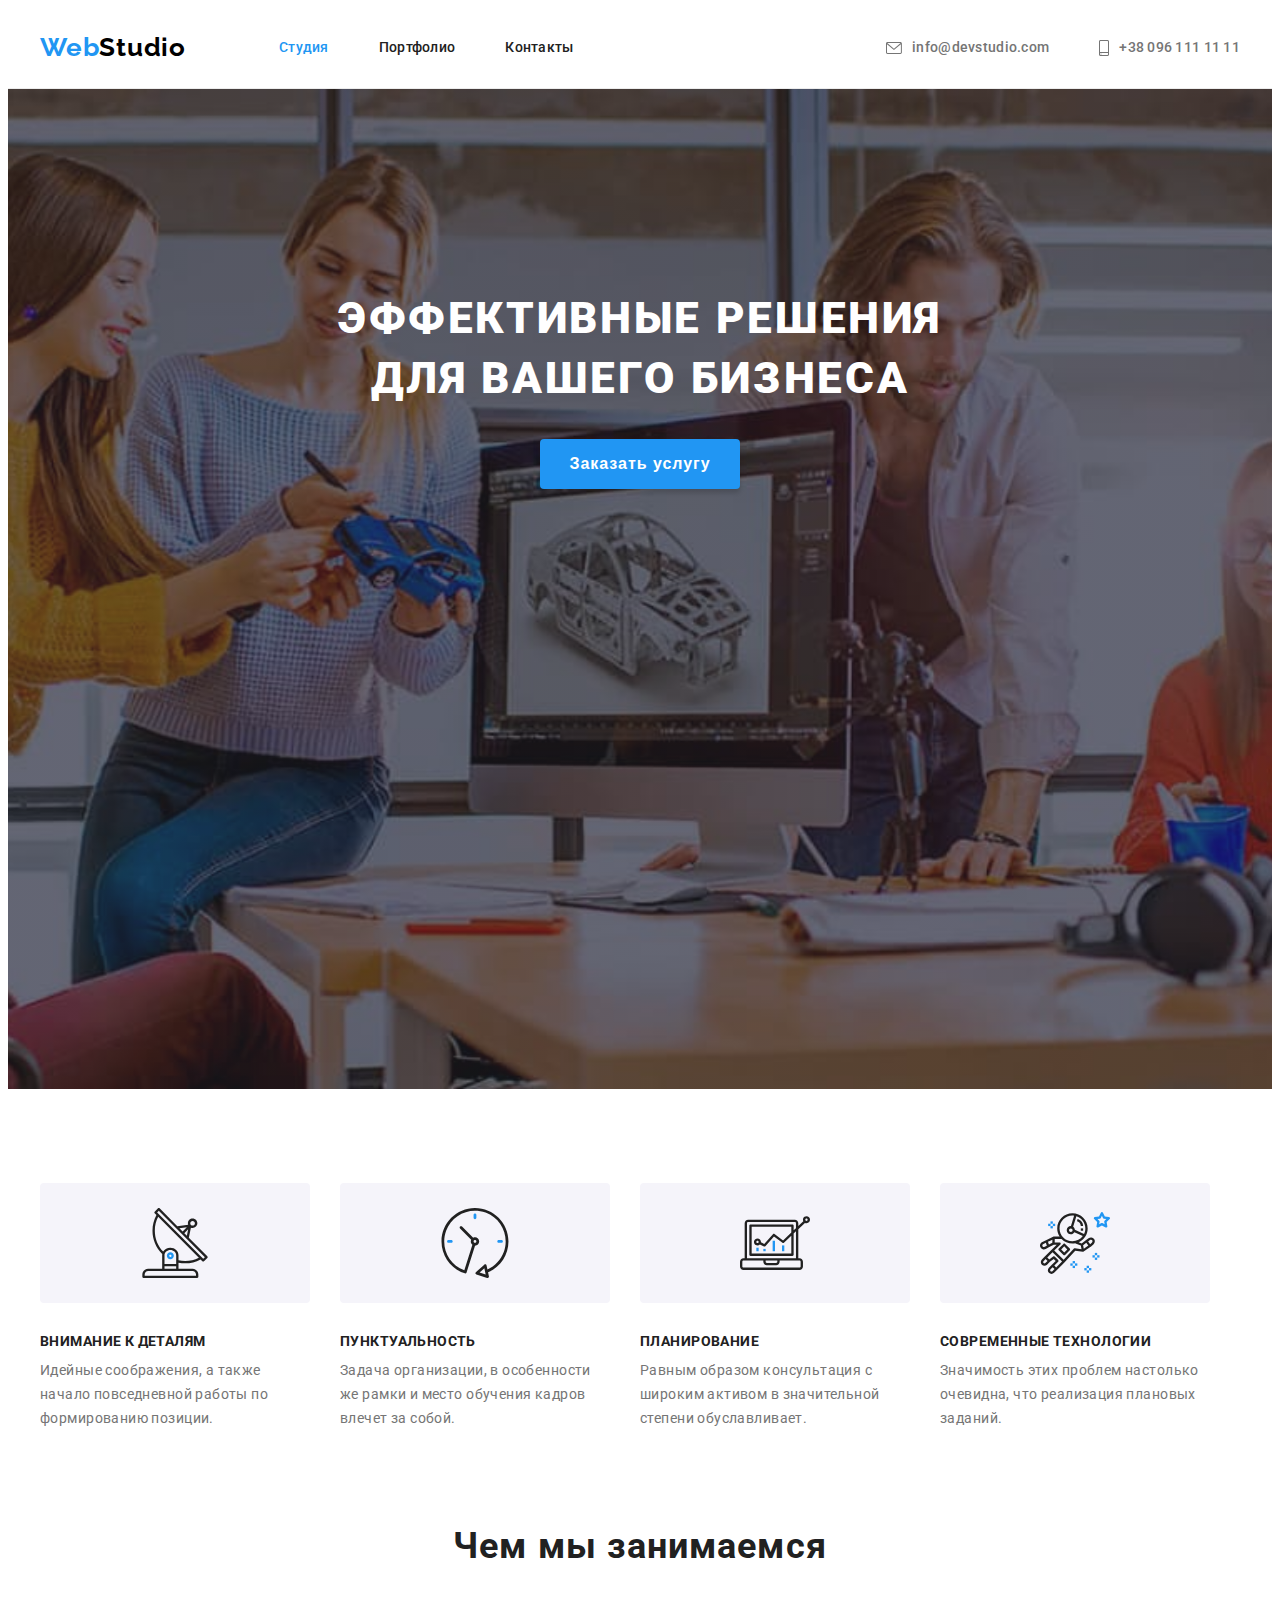
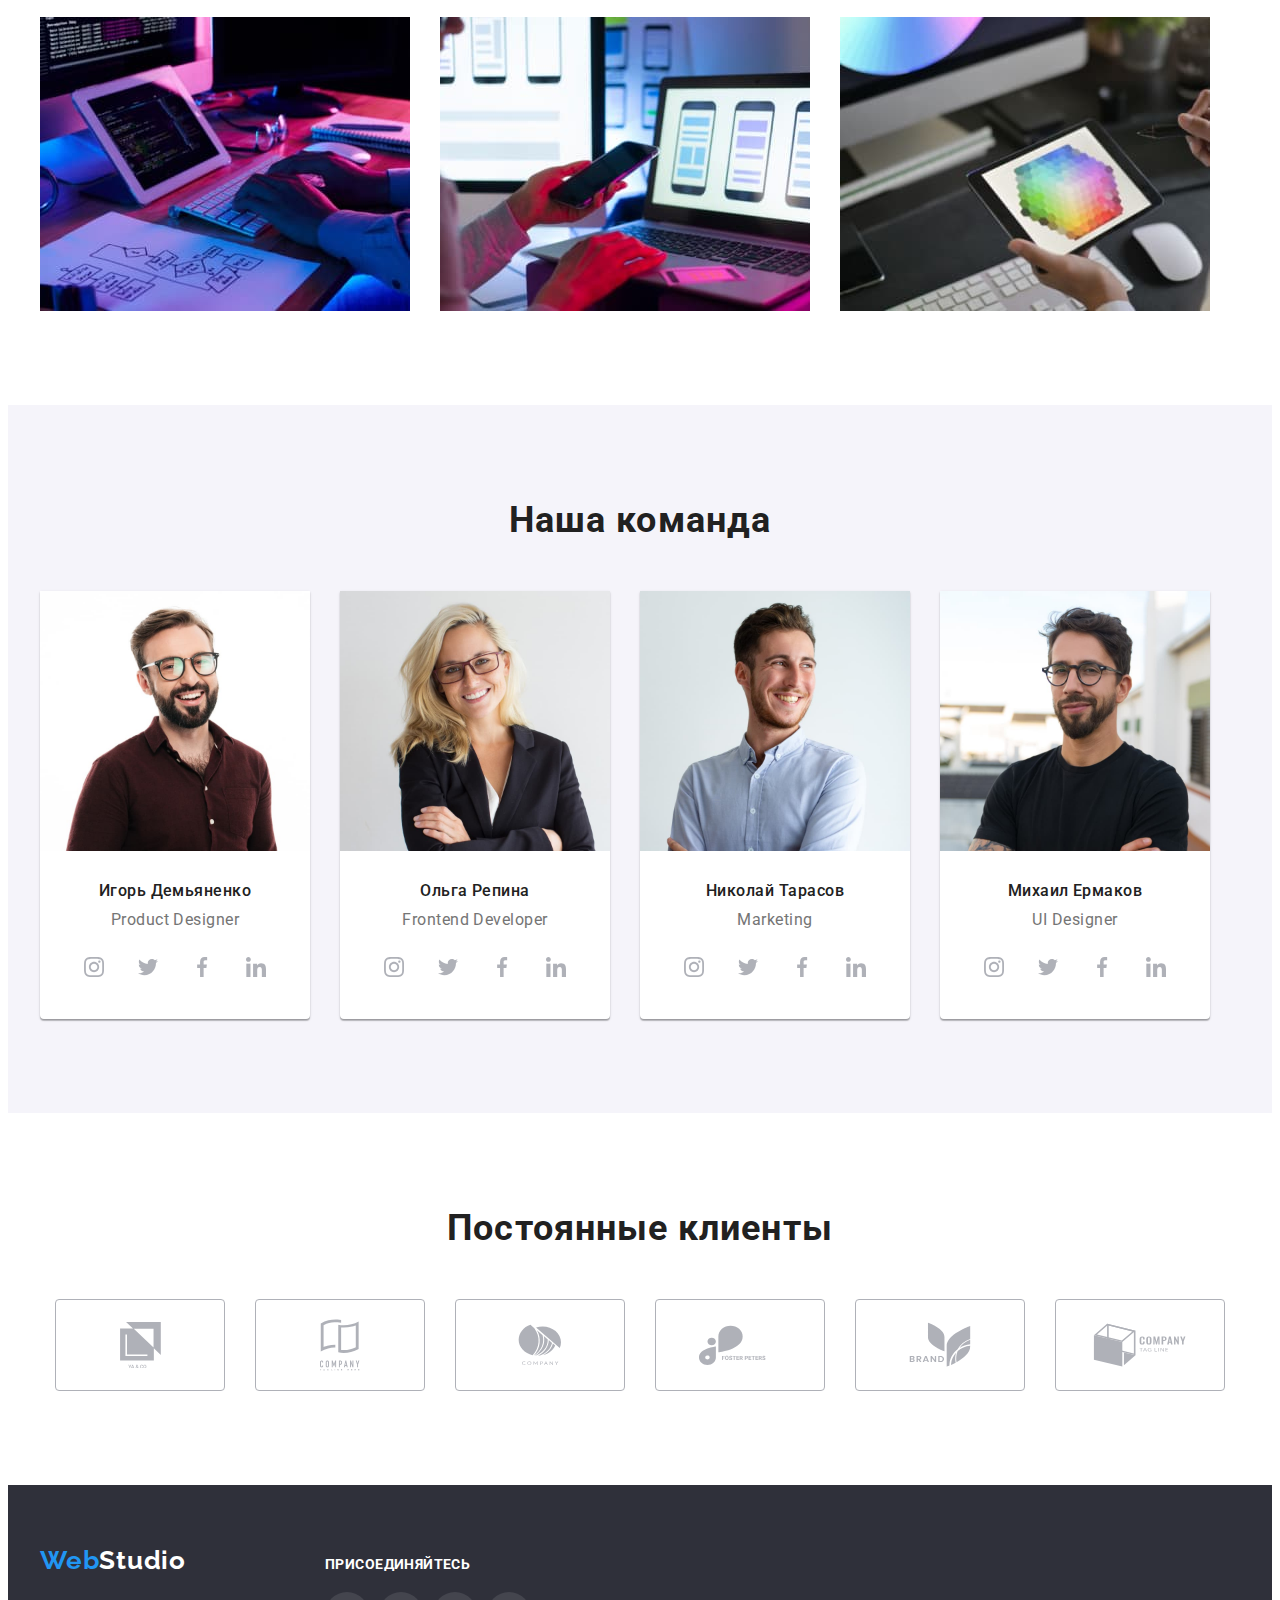
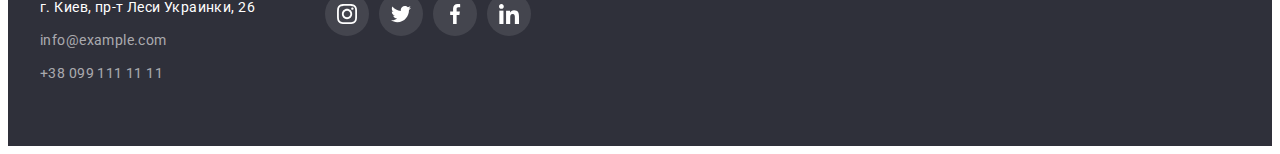
<file: index.html>
<!DOCTYPE html>
<html lang="ru">
<head>
    <meta charset="UTF-8">
    <meta http-equiv="X-UA-Compatible" content="IE=edge">
    <meta name="viewport" content="width=device-width, initial-scale=1.0">
    <link rel="preconnect" href="https://fonts.googleapis.com">
    <link rel="preconnect" href="https://fonts.gstatic.com" crossorigin>
    <link
        href="https://fonts.googleapis.com/css2?family=Raleway:wght@700&family=Roboto:wght@400;500;700;900&family=Shizuru&display=swap"
        rel="stylesheet">
    <link rel="stylesheet" href="https://cdnjs.cloudflare.com/ajax/libs/modern-normalize/1.1.0/modern-normalize.min.css"
        integrity="sha512-wpPYUAdjBVSE4KJnH1VR1HeZfpl1ub8YT/NKx4PuQ5NmX2tKuGu6U/JRp5y+Y8XG2tV+wKQpNHVUX03MfMFn9Q=="
        crossorigin="anonymous" referrerpolicy="no-referrer" />
    <title>Студия</title>
    <link rel="stylesheet" href="./css/styles.css">
</head>
<body>
    <header class="header">
        <div class="container">
            <div class="container-flex">
                    <a href="index.html" class="logo"><span class="logo-styles">Web</span>Studio</a>
                <nav class="header-nav">
                    <ul class="header-list">
                        <li class="header-items"><a  class="header-item current" href="index.html">Студия</a></li>
                        <li class="header-items"><a  class="header-item" href="portfolio.html">Портфолио</a></li>
                        <li class="header-items"><a  class="header-item" href="#contacts">Контакты</a></li>
                    </ul>
                </nav>
                <div class="active-link">
                    <a href="mailto:info@devstudio.com" class="header-mail"><svg class="header-mail-icon" width="16" height="12">
                        <use href="./images/icons.svg#icon-header-envelope"></use>
                    </svg>info@devstudio.com</a>
                    <a href="tel:+380961111111" class="header-tel"><svg class="header-mail-icon" width="10" height="16">
                        <use href="./images/icons.svg#icon-header-smartphone"></use>
                    </svg>+38 096 111 11 11</a>
                </div> 
            </div>
        </div>
    </header>
    <main class="main">
        <section class="main-lead section main-text">
            <h1 class="main-heading">Эффективные решения для вашего бизнеса</h1>
            <button type="button" class="main-btn"><span class="main-btn-text">Заказать услугу</span></button>
        </section>
        <section class="main-list-content">
            <div class="container">
                <ul class="main-list">
                    <li class="main-item">
                        <div class="main-icon-container">
                            <svg class="main-icon-attention" width="70" height="70">
                                <use href="./images/icons.svg#icon-main-antenna"></use>
                            </svg>
                        </div>
                        <h3 class="main-item-heading">Внимание к деталям</h3>
                        <p class="main-item-text">Идейные соображения, а также начало повседневной работы по формированию позиции.</p>
                    </li>
                    <li class="main-item">
                        <div class="main-icon-container">
                            <svg class="main-icon-punctuality" width="70" height="70">
                                <use href="./images/icons.svg#icon-main-clock"></use>
                            </svg>
                        </div>
                        <h3 class="main-item-heading">Пунктуальность</h3>
                        <p class="main-item-text">Задача организации, в особенности же рамки и место обучения кадров влечет за собой.</p>
                    </li>
                    <li class="main-item">
                        <div class="main-icon-container">
                            <svg class="main-icon-planning" width="70" height="70">
                                <use href="./images/icons.svg#icon-main-diagram"></use>
                            </svg>
                        </div>
                        <h3 class="main-item-heading">Планирование</h3>
                        <p class="main-item-text">Равным образом консультация с широким активом в значительной степени обуславливает.</p>
                    </li>
                    <li class="main-item">
                        <div class="main-icon-container">
                            <svg class="main-icon-technology" width="70" height="70">
                                <use href="./images/icons.svg#icon-main-astronaut"></use>
                            </svg>
                        </div>
                        <h3 class="main-item-heading">Современные технологии</h3>
                        <p class="main-item-text">Значимость этих проблем настолько очевидна, что реализация плановых заданий.</p>
                    </li>
                </ul>
            </div>
        </section> 
        <section class="main-skills section">
            <div class="container">
                <h2 class="main-skills-heading main-heading-text">Чем мы занимаемся</h2>
                <ul class="main-img">
                    <li class="main-img-item"><img src="./images/about-us-1.jpg" width="370" alt="our-technologies"></li>
                    <li class="main-img-item"><img src="./images/about-us-2.jpg" width="370" alt="our-technologies"></li>
                    <li class="main-img-item"><img src="./images/about-us-3.jpg" width="370" alt="our-technologies"></li>
                </ul>
            </div>
        </section>
        <section class="main-team section">
            <div class="container">
                <h2 class="main-team-heading main-heading-text">Наша команда</h2>
                <ul class="main-team-list">
                    <li class="main-team-item">
                        <img src="./images/our-team-1.jpg" width="270" alt="foto-our-team">
                        <div class="main-team-info">
                            <p class="main-team-fln">Игорь Демьяненко</p>
                            <p lang="en" class="main-team-profession">Product Designer</p>
                            <ul class="team-social-links">
                                <li class="social-links-item">
                                    <a href="" class="social-links">
                                        <svg class="social-links-icon" width="20" height="20">
                                            <use href="./images/icons.svg#icon-network-instagram"></use>
                                        </svg>
                                    </a>
                                </li>
                                <li class="social-links-item">
                                    <a href="" class="social-links">
                                        <svg class="social-links-icon" width="20" height="20">
                                            <use href="./images/icons.svg#icon-network-twitter"></use>
                                        </svg>
                                    </a>
                                </li>
                                <li class="social-links-item">
                                    <a href="" class="social-links">
                                        <svg class="social-links-icon" width="20" height="20">
                                            <use href="./images/icons.svg#icon-network-facebook"></use>
                                        </svg>
                                    </a>
                                </li>
                                <li class="social-links-item">
                                    <a href="" class="social-links">
                                        <svg class="social-links-icon" width="20" height="20">
                                            <use href="./images/icons.svg#icon-network-linkedin"></use>
                                        </svg>
                                    </a>
                                </li>
                            </ul>
                        </div>
                        
                    </li>
                    <li class="main-team-item">
                        <img src="./images/our-team-2.jpg" width="270" alt="foto-our-team">
                        <div class="main-team-info">
                            <p class="main-team-fln">Ольга Репина</p>
                            <p lang="en" class="main-team-profession">Frontend Developer</p>
                            <ul class="team-social-links">
                                <li class="social-links-item">
                                    <a href="" class="social-links">
                                        <svg class="social-links-icon" width="20" height="20">
                                            <use href="./images/icons.svg#icon-network-instagram"></use>
                                        </svg>
                                    </a>
                                </li>
                                <li class="social-links-item">
                                    <a href="" class="social-links">
                                        <svg class="social-links-icon" width="20" height="20">
                                            <use href="./images/icons.svg#icon-network-twitter"></use>
                                        </svg>
                                    </a>
                                </li>
                                <li class="social-links-item">
                                    <a href="" class="social-links">
                                        <svg class="social-links-icon" width="20" height="20">
                                            <use href="./images/icons.svg#icon-network-facebook"></use>
                                        </svg>
                                    </a>
                                </li>
                                <li class="social-links-item">
                                    <a href="" class="social-links">
                                        <svg class="social-links-icon" width="20" height="20">
                                            <use href="./images/icons.svg#icon-network-linkedin"></use>
                                        </svg>
                                    </a>
                                </li>
                            </ul>
                        </div>
                    </li>
                    <li class="main-team-item">
                        <img src="./images/our-team-3.jpg" width="270" alt="foto-our-team">
                        <div class="main-team-info">
                            <p class="main-team-fln">Николай Тарасов</p>
                            <p lang="en" class="main-team-profession">Marketing</p>
                            <ul class="team-social-links">
                                <li class="social-links-item">
                                    <a href="" class="social-links">
                                        <svg class="social-links-icon" width="20" height="20">
                                            <use href="./images/icons.svg#icon-network-instagram"></use>
                                        </svg>
                                    </a>
                                </li>
                                <li class="social-links-item">
                                    <a href="" class="social-links">
                                        <svg class="social-links-icon" width="20" height="20">
                                            <use href="./images/icons.svg#icon-network-twitter"></use>
                                        </svg>
                                    </a>
                                </li>
                                <li class="social-links-item">
                                    <a href="" class="social-links">
                                        <svg class="social-links-icon" width="20" height="20">
                                            <use href="./images/icons.svg#icon-network-facebook"></use>
                                        </svg>
                                    </a>
                                </li>
                                <li class="social-links-item">
                                    <a href="" class="social-links">
                                        <svg class="social-links-icon" width="20" height="20">
                                            <use href="./images/icons.svg#icon-network-linkedin"></use>
                                        </svg>
                                    </a>
                                </li>
                            </ul>
                        </div>
                    </li>
                    <li class="main-team-item">
                        <img src="./images/our-team-4.jpg" width="270" alt="foto-our-team">
                        <div class="main-team-info">
                            <p class="main-team-fln">Михаил Ермаков</p>
                            <p lang="en" class="main-team-profession">UI Designer</p>
                            <ul class="team-social-links">
                                <li class="social-links-item">
                                    <a href="" class="social-links">
                                        <svg class="social-links-icon" width="20" height="20">
                                            <use href="./images/icons.svg#icon-network-instagram"></use>
                                        </svg>
                                    </a>
                                </li>
                                <li class="social-links-item">
                                    <a href="" class="social-links">
                                        <svg class="social-links-icon" width="20" height="20">
                                            <use href="./images/icons.svg#icon-network-twitter"></use>
                                        </svg>
                                    </a>
                                </li>
                                <li class="social-links-item">
                                    <a href="" class="social-links">
                                        <svg class="social-links-icon" width="20" height="20">
                                            <use href="./images/icons.svg#icon-network-facebook"></use>
                                        </svg>
                                    </a>
                                </li>
                                <li class="social-links-item">
                                    <a href="" class="social-links">
                                        <svg class="social-links-icon" width="20" height="20">
                                            <use href="./images/icons.svg#icon-network-linkedin"></use>
                                        </svg>
                                    </a>
                                </li>
                            </ul>
                        </div>
                    </li>
                </ul>
            </div>
        </section>
        <section class="main-clients">
            <div class="container">
                <h2 class="main-clients-heading main-heading-text">Постоянные клиенты</h2>
                <ul class="main-clients-list">
                    <li class="main-clients-item">
                        <a href="" class="main-clients-link">
                            <svg class="main-clients-icon" width="41" height="46.7">
                                <use href="./images/icons.svg#icon-clients-logo-1"></use>
                            </svg>
                        </a>
                    </li>
                    <li class="main-clients-item">
                        <a href="" class="main-clients-link">
                            <svg class="main-clients-icon" width="40" height="52">
                                <use href="./images/icons.svg#icon-clients-logo-2"></use>
                            </svg>
                        </a>
                    </li>
                    <li class="main-clients-item">
                        <a href="" class="main-clients-link">
                            <svg class="main-clients-icon" width="43.46" height="41.18">
                                <use href="./images/icons.svg#icon-clients-logo-3"></use>
                            </svg>
                        </a>
                    </li>
                    <li class="main-clients-item">
                        <a href="" class="main-clients-link">
                            <svg class="main-clients-icon" width="84.44" height="40.62">
                                <use href="./images/icons.svg#icon-clients-logo-4"></use>
                            </svg>
                        </a>
                    </li>
                    <li class="main-clients-item">
                        <a href="" class="main-clients-link">
                            <svg class="main-clients-icon" width="62.54" height="45.43">
                                <use href="./images/icons.svg#icon-clients-logo-5"></use>
                            </svg>
                        </a>
                    </li>
                    <li class="main-clients-item">
                        <a href="" class="main-clients-link">
                            <svg class="main-clients-icon" width="93.79" height="43.93">
                                <use href="./images/icons.svg#icon-clients-logo-6"></use>
                            </svg>
                        </a>
                    </li>
                </ul>

            </div>
        </section>
    </main>
    <footer class="footer" id="contacts">
        <div class="container">           
            <div class="footer-info">
                <a href="index.html" class="logo footer-logo-mar"><span class="logo-styles">Web</span><span class="footer-logo-item">Studio</span></a>          
                <address class="footer-address">г. Киев, пр-т Леси Украинки, 26</address>
                <a href="mailto:info@example.com" class="footer-mail-text">info@example.com</a>
                <a href="tel:+380991111111" class="footer-tel-text">+38 099 111 11 11</a>
            </div>
            <div class="footer-social-links">
                <p class="footer-text">присоединяйтесь</p>
                <ul class="team-social-links">
                    <li class="social-links-item footer-social-link">
                        <a href="" class="social-links">
                            <svg class="footer-color-icon" width="20" height="20">
                                <use href="./images/icons.svg#icon-network-instagram"></use>
                            </svg>
                        </a>
                    </li>
                    <li class="social-links-item footer-social-link">
                        <a href="" class="social-links">
                            <svg class="footer-color-icon" width="20" height="20">
                                <use href="./images/icons.svg#icon-network-twitter"></use>
                            </svg>
                        </a>
                    </li>
                    <li class="social-links-item footer-social-link">
                        <a href="" class="social-links">
                            <svg class="footer-color-icon" width="20" height="20">
                                <use href="./images/icons.svg#icon-network-facebook"></use>
                            </svg>
                        </a>
                    </li>
                    <li class="social-links-item footer-social-link">
                        <a href="" class="social-links">
                            <svg class="footer-color-icon" width="20" height="20">
                                <use href="./images/icons.svg#icon-network-linkedin"></use>
                            </svg>
                        </a>
                    </li>
                </ul>
            </div>
        </div>
    </footer>
</body>
</html>
</file>
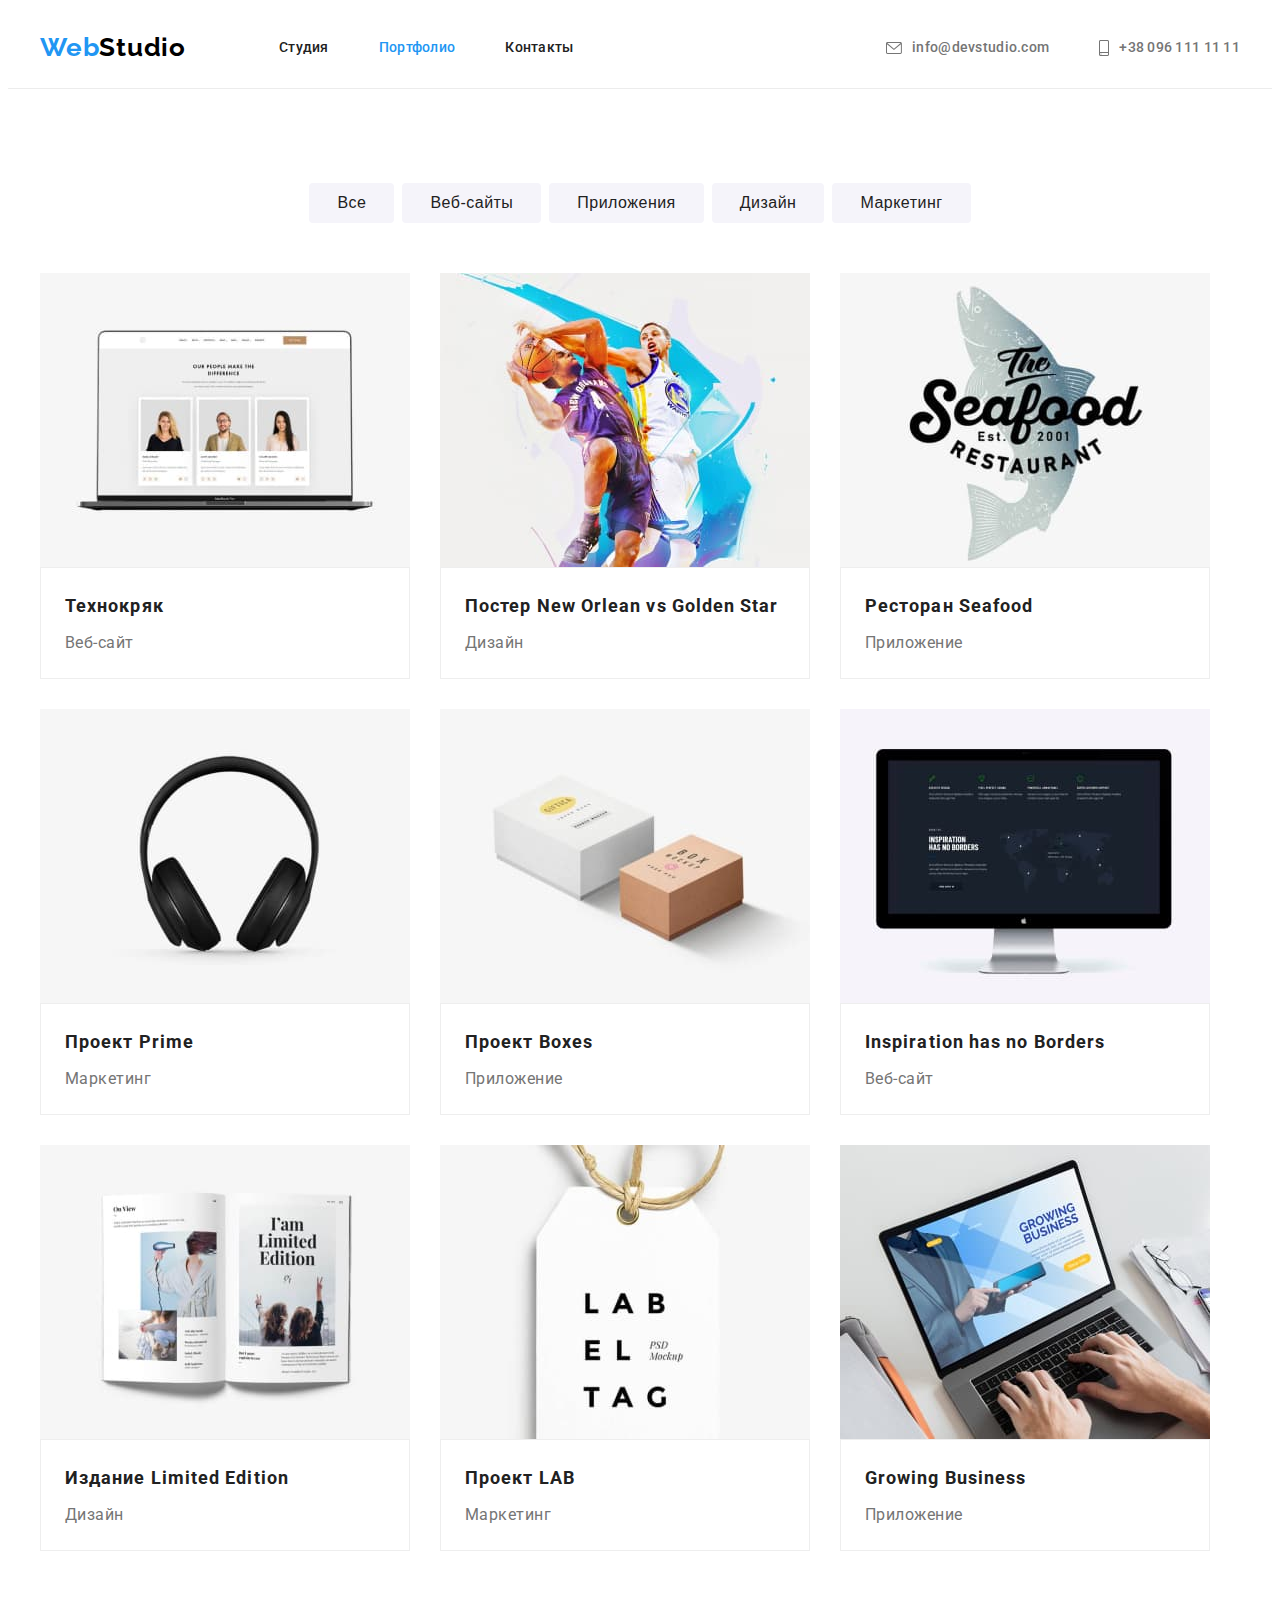
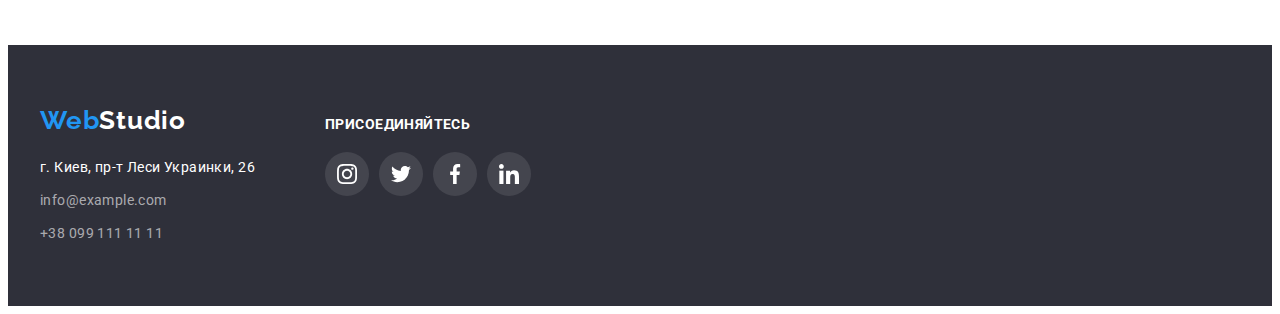
<file: portfolio.html>
<!DOCTYPE html>
<html lang="en">
<head>
    <meta charset="UTF-8">
    <meta http-equiv="X-UA-Compatible" content="IE=edge">
    <meta name="viewport" content="width=device-width, initial-scale=1.0">
    <link rel="preconnect" href="https://fonts.googleapis.com">
    <link rel="preconnect" href="https://fonts.gstatic.com" crossorigin>
    <link
        href="https://fonts.googleapis.com/css2?family=Raleway:wght@700&family=Roboto:wght@400;500;700;900&family=Shizuru&display=swap"
        rel="stylesheet">
    <link rel="stylesheet" href="https://cdnjs.cloudflare.com/ajax/libs/modern-normalize/1.1.0/modern-normalize.min.css"
        integrity="sha512-wpPYUAdjBVSE4KJnH1VR1HeZfpl1ub8YT/NKx4PuQ5NmX2tKuGu6U/JRp5y+Y8XG2tV+wKQpNHVUX03MfMFn9Q=="
        crossorigin="anonymous" referrerpolicy="no-referrer" />
    <title>Портфолио</title>
    <link rel="stylesheet" href="./css/styles.css">
</head>
<body>
    <header class="header">
        <div class="container">
            <div class="container-flex">
                <a href="index.html" class="logo"><span class="logo-styles">Web</span>Studio</a>
                <nav class="header-nav">
                    <ul class="header-list">
                        <li class="header-items"><a class="header-item" href="index.html">Студия</a></li>
                        <li class="header-items"><a class="header-item current" href="portfolio.html">Портфолио</a></li>
                        <li class="header-items"><a class="header-item" href="#contacts">Контакты</a></li>
                    </ul>
                </nav>
                <div class="active-link">
                    <a href="mailto:info@devstudio.com" class="header-mail"><svg class="header-mail-icon" width="16" height="12">
                            <use href="./images/icons.svg#icon-header-envelope"></use>
                        </svg>info@devstudio.com</a>
                    <a href="tel:+380961111111" class="header-tel"><svg class="header-mail-icon" width="10" height="16">
                            <use href="./images/icons.svg#icon-header-smartphone"></use>
                        </svg>+38 096 111 11 11</a>
                </div>
            </div>
        </div>
    </header>
    <main class="portfolio-main">
        <section class="portfolio-main-section  conteiner-indent section">
            <div class="container">
                <h2 hidden lang="en">filter button</h2>
                <ul class="portfolio-main-btn">
                    <li class="portfolio-main-btn-item"><button type="button" class="portfolio-btn"><span class="portfolio-text-btn">Все</span></button></li>
                    <li class="portfolio-main-btn-item"><button type="button" class="portfolio-btn"><span class="portfolio-text-btn">Веб-сайты</span></button></li>
                    <li class="portfolio-main-btn-item"><button type="button" class="portfolio-btn"><span class="portfolio-text-btn">Приложения</span></button></li>
                    <li class="portfolio-main-btn-item"><button type="button" class="portfolio-btn"><span class="portfolio-text-btn">Дизайн</span></button></li>
                    <li class="portfolio-main-btn-item"><button type="button" class="portfolio-btn"><span class="portfolio-text-btn">Маркетинг</span></button></li>
                </ul>
                <ul class="portfolio-main-content">
                    <li class="portfolio-main-content-item">
                        <img src="./images/our-possibilities.jpg" alt="web-site" width="370" height="294" class="portfolio-main-img">
                        <div class="content-border">
                            <h3 class="portfolio-main-heading">Технокряк</h3>
                            <p class="portfolio-main-text">Веб-сайт</p>
                        </div>
                    </li>
                    <li class="portfolio-main-content-item">
                        <img src="./images/our-possibilities-1.jpg" alt="design" width="370" height="294" class="portfolio-main-img">
                        <div class="content-border">
                            <h3 class="portfolio-main-heading">Постер <span lang="en">New Orlean vs Golden Star</span></h3>
                            <p class="portfolio-main-text">Дизайн</p>
                        </div>
                    </li>
                    <li class="portfolio-main-content-item">
                        <img src="./images/our-possibilities-2.jpg" alt="appendix" width="370" height="294" class="portfolio-main-img">
                        <div class="content-border">
                            <h3 class="portfolio-main-heading">Ресторан <span lang="en">Seafood</span></h3>
                            <p class="portfolio-main-text">Приложение</p>
                        </div>
                    </li>
                    <li class="portfolio-main-content-item">
                        <img src="./images/our-possibilities-3.jpg" alt="marketing" width="370" height="294" class="portfolio-main-img">
                        <div class="content-border">
                        <h3 class="portfolio-main-heading">Проект <span lang="en">Prime</span></h3>
                        <p class="portfolio-main-text">Маркетинг</p>
                        </div>
                    </li>
                    <li class="portfolio-main-content-item">
                        <img src="./images/our-possibilities-4.jpg" alt="appendix" width="370" height="294" class="portfolio-main-img">
                        <div class="content-border">
                            <h3 class="portfolio-main-heading">Проект <span lang="en">Boxes</span></h3>
                            <p class="portfolio-main-text">Приложение</p>
                        </div>
                    </li>
                    <li class="portfolio-main-content-item">
                        <img src="./images/our-possibilities-5.jpg" alt="web-site" width="370" height="294" class="portfolio-main-img">
                       <div class="content-border">
                            <h3 lang="en" class="portfolio-main-heading">Inspiration has no Borders</h3>
                            <p class="portfolio-main-text">Веб-сайт</p>
                        </div>
                    </li>
                    <li class="portfolio-main-content-item">
                        <img src="./images/our-possibilities-6.jpg" alt="design" width="370" height="294" class="portfolio-main-img">
                        <div class="content-border">
                            <h3 class="portfolio-main-heading">Издание <span lang="en">Limited Edition</span></h3>
                            <p class="portfolio-main-text">Дизайн</p>
                        </div>
                    </li>
                    <li class="portfolio-main-content-item">
                        <img src="./images/our-possibilities-7.jpg" alt="marketing" width="370" height="294" class="portfolio-main-img">
                        <div class="content-border">
                            <h3 class="portfolio-main-heading">Проект <span lang="en">LAB</span></h3>
                            <p class="portfolio-main-text">Маркетинг</p>
                        </div>
                    </li>
                    <li class="portfolio-main-content-item">
                        <img src="./images/our-possibilities-8.jpg" alt="appendix" width="370" height="294" class="portfolio-main-img">
                        <div class="content-border">
                            <h3 lang="en" class="portfolio-main-heading">Growing Business</h3>
                            <p class="portfolio-main-text">Приложение</p>
                        </div>
                    </li>
                </ul>
            </div>
        </section>
    </main>
    <footer class="footer" id="contacts">
        <div class="container">
            <div class="footer-info">
                <a href="index.html" class="logo footer-logo-mar"><span class="logo-styles">Web</span><span
                        class="footer-logo-item">Studio</span></a>
                <address class="footer-address">г. Киев, пр-т Леси Украинки, 26</address>
                <a href="mailto:info@example.com" class="footer-mail-text">info@example.com</a>
                <a href="tel:+380991111111" class="footer-tel-text">+38 099 111 11 11</a>
            </div>
            <div class="footer-social-links">
                <p class="footer-text">присоединяйтесь</p>
                <ul class="team-social-links">
                    <li class="social-links-item footer-social-link">
                        <a href="" class="social-links">
                            <svg class="footer-color-icon" width="20" height="20">
                                <use href="./images/icons.svg#icon-network-instagram"></use>
                            </svg>
                        </a>
                    </li>
                    <li class="social-links-item footer-social-link">
                        <a href="" class="social-links">
                            <svg class="footer-color-icon" width="20" height="20">
                                <use href="./images/icons.svg#icon-network-twitter"></use>
                            </svg>
                        </a>
                    </li>
                    <li class="social-links-item footer-social-link">
                        <a href="" class="social-links">
                            <svg class="footer-color-icon" width="20" height="20">
                                <use href="./images/icons.svg#icon-network-facebook"></use>
                            </svg>
                        </a>
                    </li>
                    <li class="social-links-item footer-social-link">
                        <a href="" class="social-links">
                            <svg class="footer-color-icon" width="20" height="20">
                                <use href="./images/icons.svg#icon-network-linkedin"></use>
                            </svg>
                        </a>
                    </li>
                </ul>
            </div>
        </div>
    </footer>
</body>
</html>
</file>
<file: css/styles.css>
:root {
    --title-nav-text-color: #212121;
    --active-text-color: #2196F3;
    --item-text-color: #757575;
    --white-text-color: #ffffff;
    --black-text-color: #000000;
    --footer-address-text-color: rgba(255, 255, 255, 0.6);
    --background: #2F303A;
    --background-color-team: #F5F4FA;

}

body {
    font-family: "Roboto", 'Times New Roman', Times, sans-serif;
    color: var(--item-text-color);
}

.container {
    width: 1200px;
    padding: 0 15px;
    margin: 0 auto;
}

.section {
    margin: auto;
}

p, h1, h2, h3, h4, h5 ,h6 {
    margin: 0;
}

ul, 
ol {
    margin: 0;
    padding-left: 0;
}

/*  Header index */

.header {
    border-bottom: 1px solid #ECECEC;
    margin: 0 auto;
    padding-top: 24px;
    padding-bottom: 25px;
}

.container-flex {
    display: flex;
    flex-direction: row;
    align-items: center;
    
}

.header-logo-container {
    padding-top: 24px;
}

.logo {
    margin-right: 93px;
    font-family: 'Raleway';
    font-weight: 700;
    font-size: 26px;
    line-height: 1.2;
    letter-spacing: 0.03em;
    color: var(--black-text-color);
}

.logo-styles {
    color: var(--active-text-color);
}

li{
    list-style: none;
}

a {
    text-decoration: none;
    color: var(--title-nav-text-color);
}

.header-list {
    display: flex;
    font-weight: 500;
    font-size: 14px;
    line-height: 1.14;
    letter-spacing: 0.02em;
}

.header-items {
    margin-right: 50px;
}

.header-items:last-child {
    margin: 0;
}

.header-items>a:hover,
.header-items>a:focus {
    color: var(--active-text-color);
}

.header-item.current {
    color: var(--active-text-color);
}

.header-mail, .header-tel {
    font-weight: 500;
    font-size: 14px;
    line-height: 1.14;
    letter-spacing: 0.02em;
    color: var(--item-text-color);
}

.header-mail-icon {
    fill: var(--item-text-color);
    margin-right: 10px;
}


.header-mail {
    margin-right: 50px;
    display: flex;
    align-items: center;
}

.header-tel {
    display: flex;
    align-items: center;
}

.header-mail-icon {
    fill: var(--item-text-color);
    margin-right: 10px;
}
.active-link>a:hover, .active-link>a:focus{
    color: var(--active-text-color);
}

.active-link>a:hover .header-mail-icon, 
.active-link>a:focus .header-mail-icon,
.active-link>a:focus .header-tel-icon,
.active-link>a:focus .header-tel-icon {
    fill: var(--active-text-color);
}



.active-link {
    margin-left: auto;
    display: flex;
}

/* Main index */

 /* Section main-lead */

 .main-lead {
     padding-top: 200px;
     padding-bottom: 200px;
 }

.main-text{
    max-width: 1600px;
    height: 600px;
    margin: auto;
    display: flex;
    flex-direction: column;

    background: #C4C4C4;
    background-image: linear-gradient(
        rgba(47, 48, 58, 0.4), 
        rgba(47, 48, 58, 0.4)
        ),
        url(../images/main-bg-img.jpg);
    background-repeat: no-repeat;
    background-position: center;
    background-size: cover;
}

.main-heading {
    max-width: 696px;
    margin-left: auto;
    margin-right: auto;
    margin-bottom: 30px;

    font-weight: 900;
    font-size: 44px;
    line-height: 1.36;
    text-align: center;
    letter-spacing: 0.06em;
    text-transform: uppercase;
    color: var(--white-text-color);
}
.main-btn {
    width: 200px;
    height: 50px;
    margin: 0 auto;
    border: none;

    box-shadow: 0px 4px 4px rgba(0, 0, 0, 0.15);
    border-radius: 4px;
    background-color: var(--active-text-color);
    cursor: pointer;
}

.main-btn:hover {
    background: #188CE8;
    box-shadow: 0px 4px 4px rgba(0, 0, 0, 0.15);
    border-radius: 4px;
}

.main-btn-text {
    font-family: inherit;
    font-style: normal;
    font-weight: 700;
    font-size: 16px;
    line-height: 30px;
    display: block;
    align-items: center;
    text-align: center;
    letter-spacing: 0.06em;
    color: var(--white-text-color);
}

/* Main-quality */

.main-list-content {
    padding-top: 94px;
}

.main-list {
    display: flex;
}

.main-item {
    margin-right: 30px;
}

.main-item:last-child {
    margin: 0;
}

.main-icon-container {
    width: 270px;
    height: 120px;
    background-color: var(--background-color-team);
    display: flex;
    align-items: center;
    justify-content: center;
    border-radius: 4px;
    margin-bottom: 30px;
}

.main-item-heading {
    margin-bottom: 10px;
    font-weight: 700;
    font-size: 14px;
    line-height: 16px;
    letter-spacing: 0.03em;
    text-transform: uppercase;
    color: var(--title-nav-text-color);
}

.main-item-text {
    width: 270px;

    font-weight: 400;
    font-size: 14px;
    line-height: 1.7;
    letter-spacing: 0.03em;
    color: var(--item-text-color);
}

/* Section main-skills */

img {
    display: block;
}

.main-skills {
    padding-top: 94px;
    padding-bottom: 94px;
}

.main-heading-text {
    font-weight: 700;
    font-size: 36px;
    line-height: 42px;
    text-align: center;
    letter-spacing: 0.03em;
    color: var(--title-nav-text-color);
}

.main-img {
    display: flex;
}

.main-img-item {
    margin-right: 30px;
}

.main-img-item:last-child {
    margin: 0;
}

.main-skills-heading {
    margin-bottom: 50px;
}
    
ul.main-img li {
    display: inline;
}

/* Section main-team */

.main-team {
    padding-top: 94px;
    padding-bottom: 94px;
    margin: auto;
    background-color: var(--background-color-team);
}

.main-team-heading {
    margin-bottom: 50px;
}

.main-team-list {
    display: flex;
}

.main-team-item {
    margin-right: 30px;
    width: 270px;
    background-color: var(--white-text-color);

    text-align: center;

    box-shadow: 0px 1px 3px rgba(0, 0, 0, 0.12),
    0px 1px 1px rgba(0, 0, 0, 0.14),
    0px 2px 1px rgba(0, 0, 0, 0.2);
    border-radius: 0px 0px 4px 4px;
}

.main-team-item:last-child {
    margin: 0;
}

.main-team-info {
    padding-top: 30px;
    padding-bottom: 30px;
}

.main-team-fln {
    margin-bottom: 10px;
    font-weight: 500;
    font-size: 16px;
    line-height: 1.2;
    letter-spacing: 0.03em;
    color: var(--title-nav-text-color);
}

.main-team-profession {
    font-weight: 400;
    font-size: 16px;
    line-height: 1.2;
    letter-spacing: 0.03em;
    color: var(--item-text-color);

    margin-bottom: 16px;
}

.team-social-links{
    display: flex;
    justify-content: center;
}

.social-links-item + .social-links-item{
    margin-left: 10px;
}
.social-links {
    width: 44px;
    height: 44px;
    border-radius: 50%;
    display: flex;
    justify-content: center;
    align-items: center;
    cursor: pointer;
}

.social-links-icon{
    fill: #AFB1B8;
}

.social-links:hover, .social-links:focus {
    background-color: var(--active-text-color);
}

.social-links:hover .social-links-icon,
.social-links:focus .social-links-icon {
    fill: var(--white-text-color);
}

/* clients */

.main-clients {
    padding: 94px 0px;
}

.main-clients-heading {
    margin-bottom: 50px;
}

.main-clients-list {
    display: flex;
    justify-content: center;
}

.main-clients-item +.main-clients-item {
    margin-left: 30px;
}

.main-clients-link {
    width: 170px;
    height: 92px;
    display: flex;
    justify-content: center;
    align-items: center;
    border: 1px solid #AFB1B8;
    box-sizing: border-box;
    border-radius: 4px;
    cursor: pointer;
}

.main-clients-icon {
    fill: #AFB1B8;
}

.main-clients-link:hover,.main-clients-link:focus {
    border: 1px solid var(--active-text-color);
}

.main-clients-link:hover .main-clients-icon,
.main-clients-link:focus .main-clients-icon {
    fill: var(--active-text-color);
}

/* Footer index */

.footer {
    padding-top: 60px;
    padding-bottom: 60px;
    margin: auto;
    background: var(--background);
}

.footer-info {
    margin-right: 70px;
}

.footer-logo-mar {
    margin: 0;
}

.footer-logo-item {
    color: var(--white-text-color);
}

.footer-address {
    margin-top: 20px;

    font-style: normal;
    font-weight: 400;
    font-size: 14px;
    line-height: 1.7;
    letter-spacing: 0.03em;
    color: var(--white-text-color);
}

.footer-mail-text, .footer-tel-text {
    font-weight: 400;
    font-size: 14px;
    line-height: 1.7;
    letter-spacing: 0.03em;
    color: var(--footer-address-text-color);

    display: block;
    margin-top: 9px;
}

.footer-mail-text:hover, .footer-mail-text:focus,
.footer-tel-text:hover, .footer-tel-text:focus {
    color: var(--active-text-color);
} 

.footer>.container {
    display: flex;
    align-items: baseline;
}

.footer-text {
    font-weight: 700;
    font-size: 14px;
    line-height: 16px;
    letter-spacing: 0.03em;
    text-transform: uppercase;
    
    color: #FFFFFF;
    margin-bottom: 20px;
}

.footer-social-link {
    background: rgba(255, 255, 255, 0.1);
    border-radius: 50%;
}

.footer-color-icon {
    fill: var(--white-text-color);
}

/*-----------------Portfolio section-----------------*/

.portfolio-main-section {
    padding-top: 94px; 
    padding-bottom: 94px;
}

.portfolio-main-btn {
    display: flex;
    justify-content: center;
    margin-bottom: 50px;
}

.portfolio-main-btn-item {
    margin-right: 8px;
}

.portfolio-main-btn-item:last-child {
    margin: 0;
}

.portfolio-btn {
    background-color: var(--background-color-team);
    border-radius: 4px;
    border: none;
    cursor: pointer;
}

.portfolio-text-btn {
    display: block;
    margin: 6px 22px;

    font-family: inherit;
    font-style: normal;
    font-weight: 500;
    font-size: 16px;
    line-height: 26px;
    text-align: center;
    letter-spacing: 0.03em;
    color: var(--title-nav-text-color);
}

.portfolio-btn:hover, .portfolio-btn:focus {
    box-shadow: 0px 3px 1px rgba(0, 0, 0, 0.1),
    0px 1px 2px rgba(0, 0, 0, 0.08),
    0px 2px 2px rgba(0, 0, 0, 0.12);
    background: var(--active-text-color);
}

.portfolio-btn:hover .portfolio-text-btn, .portfolio-btn:focus .portfolio-text-btn {
    color: var(--white-text-color);
}

.portfolio-main-content {
    display: flex;
    flex-wrap: wrap;
    width: 1170px;
}

.portfolio-main-content-item {
    width: 370px; 
    margin-right: 30px;
    margin-bottom: 30px;
    cursor: pointer;
}

.portfolio-main-content-item:nth-last-child(-n+3) {
    margin-bottom: 0;
}

.portfolio-main-content-item:nth-child(3n) {
    margin-right: 0;
    
}

.portfolio-main-content-item:hover {
    box-shadow: 0px 1px 1px rgba(0, 0, 0, 0.12),
    0px 4px 4px rgba(0, 0, 0, 0.06),
    1px 4px 6px rgba(0, 0, 0, 0.16);
}

.content-border {
    padding: 20px 24px;
    border: 1px solid #EEEEEE;
}

.portfolio-main-heading {
    margin-bottom: 4px;
    font-weight: 700;
    font-size: 18px;
    line-height: 36px;
    letter-spacing: 0.06em;
    color: var(--title-nav-text-color);
}

.portfolio-main-text {
    font-weight: 400;
    font-size: 16px;
    line-height: 30px;
    letter-spacing: 0.03em;
    color: var(--item-text-color);
}
</file>
